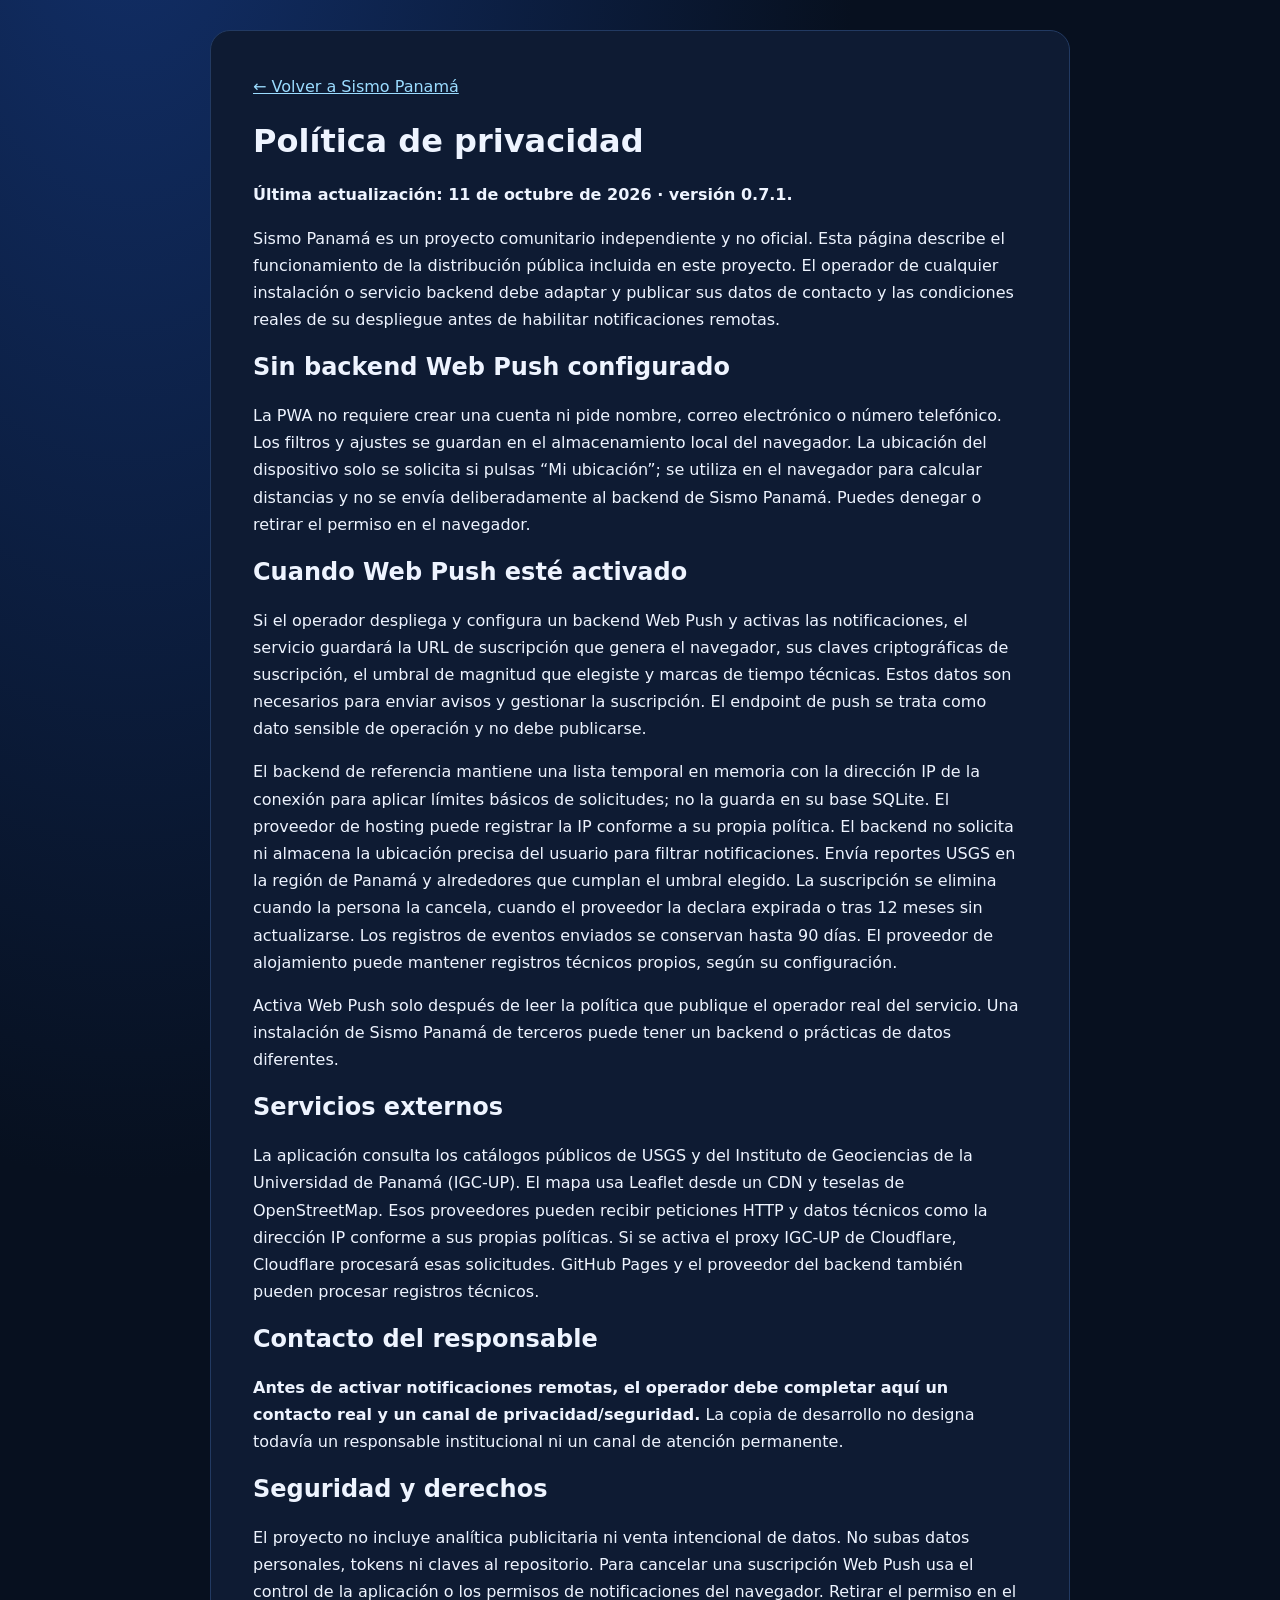
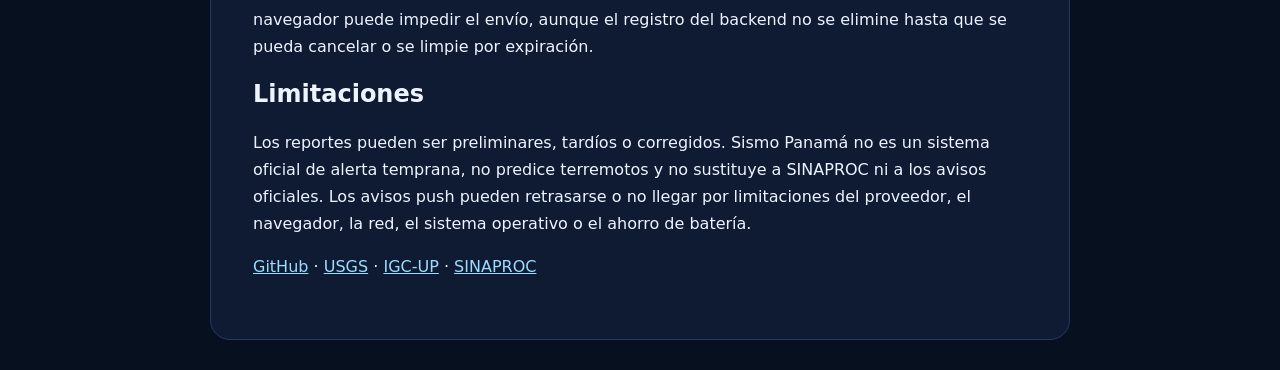
<file: privacidad.html>
<!doctype html>
<html lang="es-PA">
<head>
  <meta charset="utf-8"><meta name="viewport" content="width=device-width,initial-scale=1">
  <meta name="theme-color" content="#07101f"><title>Privacidad · Sismo Panamá</title>
  <link rel="stylesheet" href="styles.css">
  <style>.privacy{max-width:860px;margin:30px auto;background:var(--panel,#101b2b);border:1px solid var(--line,#26364a);border-radius:20px;padding:clamp(20px,5vw,42px);line-height:1.7}.privacy h1,.privacy h2{line-height:1.2}.privacy a{color:#9bdcff}</style>
</head>
<body><main class="privacy">
<a href="./">← Volver a Sismo Panamá</a>
<h1>Política de privacidad</h1><p><strong>Última actualización: 11 de octubre de 2026 · versión 0.7.1.</strong></p>
<p>Sismo Panamá es un proyecto comunitario independiente y no oficial. Esta página describe el funcionamiento de la distribución pública incluida en este proyecto. El operador de cualquier instalación o servicio backend debe adaptar y publicar sus datos de contacto y las condiciones reales de su despliegue antes de habilitar notificaciones remotas.</p>
<h2>Sin backend Web Push configurado</h2>
<p>La PWA no requiere crear una cuenta ni pide nombre, correo electrónico o número telefónico. Los filtros y ajustes se guardan en el almacenamiento local del navegador. La ubicación del dispositivo solo se solicita si pulsas “Mi ubicación”; se utiliza en el navegador para calcular distancias y no se envía deliberadamente al backend de Sismo Panamá. Puedes denegar o retirar el permiso en el navegador.</p>
<h2>Cuando Web Push esté activado</h2>
<p>Si el operador despliega y configura un backend Web Push y activas las notificaciones, el servicio guardará la URL de suscripción que genera el navegador, sus claves criptográficas de suscripción, el umbral de magnitud que elegiste y marcas de tiempo técnicas. Estos datos son necesarios para enviar avisos y gestionar la suscripción. El endpoint de push se trata como dato sensible de operación y no debe publicarse.</p>
<p>El backend de referencia mantiene una lista temporal en memoria con la dirección IP de la conexión para aplicar límites básicos de solicitudes; no la guarda en su base SQLite. El proveedor de hosting puede registrar la IP conforme a su propia política. El backend no solicita ni almacena la ubicación precisa del usuario para filtrar notificaciones. Envía reportes USGS en la región de Panamá y alrededores que cumplan el umbral elegido. La suscripción se elimina cuando la persona la cancela, cuando el proveedor la declara expirada o tras 12 meses sin actualizarse. Los registros de eventos enviados se conservan hasta 90 días. El proveedor de alojamiento puede mantener registros técnicos propios, según su configuración.</p>
<p>Activa Web Push solo después de leer la política que publique el operador real del servicio. Una instalación de Sismo Panamá de terceros puede tener un backend o prácticas de datos diferentes.</p>
<h2>Servicios externos</h2>
<p>La aplicación consulta los catálogos públicos de USGS y del Instituto de Geociencias de la Universidad de Panamá (IGC-UP). El mapa usa Leaflet desde un CDN y teselas de OpenStreetMap. Esos proveedores pueden recibir peticiones HTTP y datos técnicos como la dirección IP conforme a sus propias políticas. Si se activa el proxy IGC-UP de Cloudflare, Cloudflare procesará esas solicitudes. GitHub Pages y el proveedor del backend también pueden procesar registros técnicos.</p>
<h2>Contacto del responsable</h2>
<p><strong>Antes de activar notificaciones remotas, el operador debe completar aquí un contacto real y un canal de privacidad/seguridad.</strong> La copia de desarrollo no designa todavía un responsable institucional ni un canal de atención permanente.</p>
<h2>Seguridad y derechos</h2>
<p>El proyecto no incluye analítica publicitaria ni venta intencional de datos. No subas datos personales, tokens ni claves al repositorio. Para cancelar una suscripción Web Push usa el control de la aplicación o los permisos de notificaciones del navegador. Retirar el permiso en el navegador puede impedir el envío, aunque el registro del backend no se elimine hasta que se pueda cancelar o se limpie por expiración.</p>
<h2>Limitaciones</h2>
<p>Los reportes pueden ser preliminares, tardíos o corregidos. Sismo Panamá no es un sistema oficial de alerta temprana, no predice terremotos y no sustituye a SINAPROC ni a los avisos oficiales. Los avisos push pueden retrasarse o no llegar por limitaciones del proveedor, el navegador, la red, el sistema operativo o el ahorro de batería.</p>
<p><a href="https://github.com/">GitHub</a> · <a href="https://earthquake.usgs.gov/fdsnws/event/1/">USGS</a> · <a href="https://sismosgeociencias.up.ac.pa/">IGC-UP</a> · <a href="https://www.sinaproc.gob.pa/">SINAPROC</a></p>
</main></body></html>
</file>
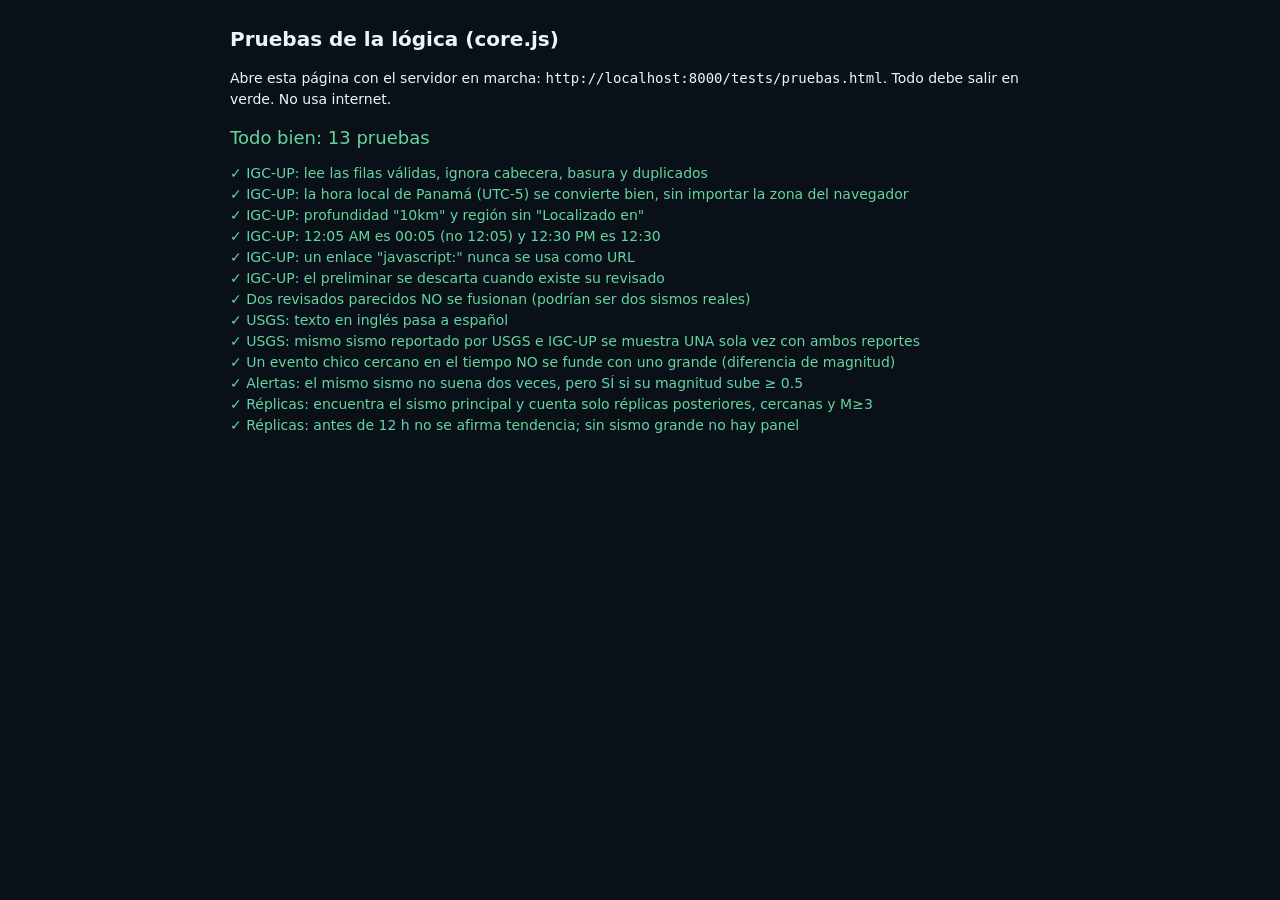
<file: tests/pruebas.html>
<!DOCTYPE html>
<html lang="es"><head><meta charset="UTF-8"><title>Pruebas de core.js</title>
<style>body{font:14px/1.5 system-ui,sans-serif;background:#0a1018;color:#edf4fb;max-width:820px;margin:24px auto;padding:0 16px}
.ok{color:#63d5a1}.bad{color:#ff626d;font-weight:700}h1{font-size:20px}pre{white-space:pre-wrap;color:#ffb8be}#sum{font-size:18px;margin:12px 0}</style></head>
<body>
<h1>Pruebas de la lógica (core.js)</h1>
<p>Abre esta página con el servidor en marcha: <code>http://localhost:8000/tests/pruebas.html</code>. Todo debe salir en verde. No usa internet.</p>
<div id="sum"></div><div id="out"></div>
<script src="../core.js"></script>
<script>
(() => {
  const Core = window.SismoCore;
  const out = document.getElementById('out');
  let pass = 0, fail = 0;
  const eq = (a, b, msg) => { if (JSON.stringify(a) !== JSON.stringify(b)) throw new Error(`${msg || 'distinto'}: esperado ${JSON.stringify(b)}, obtenido ${JSON.stringify(a)}`); };
  const near = (a, b, tol, msg) => { if (Math.abs(a - b) > tol) throw new Error(`${msg || 'lejos'}: esperado ≈${b}, obtenido ${a}`); };
  function test(name, fn) {
    try { fn(); pass++; out.insertAdjacentHTML('beforeend', `<div class="ok">✓ ${name}</div>`); }
    catch (e) { fail++; out.insertAdjacentHTML('beforeend', `<div class="bad">✗ ${name}</div><pre>${e.message}</pre>`); }
  }

  // Tabla con el MISMO formato que publica el IGC-UP (filas copiadas de su web).
  const row = (st, d, h, lat, lon, dep, mag, reg, link = 'https://sismosgeociencias.up.ac.pa/ultimosismo.html?z=9&lt=1') =>
    `<tr><td>${st}</td><td>${d}</td><td>${h}</td><td>${lat}</td><td>${lon}</td><td>${dep}</td><td>${mag}</td><td>${reg}</td><td><a href="${link}">Ver</a></td></tr>`;
  const IGC_HTML = `<html><body><table>
    <tr><th>Estado</th><th>Fecha</th><th>Hora Local</th><th>Latitud</th><th>Longitud</th><th>Profundidad</th><th>Magnitud</th><th>Región</th><th>Mapa</th></tr>
    ${row('PRELIMINAR', '2026-10-09', '11:14:02PM', '7.58288', '-80.58581', '10km', '6.2', 'Localizado en Panamá a 25km al noroeste de Tonosí')}
    ${row('REVISADO', '2026-10-09', '11:12:39PM', '7.59900', '-80.63267', '3km', '6.2', 'Localizado en Panamá a 30km al noroeste de Tonosí')}
    ${row('PRELIMINAR', '2026-10-09', '11:10:56PM', '7.70191', '-81.69134', '10km', '4.2', 'Localizado en Panamá a 15km al norte de Coiba')}
    ${row('PRELIMINAR', '2026-10-09', '11:10:56PM', '7.70191', '-81.69134', '10km', '4.2', 'Localizado en Panamá a 15km al norte de Coiba')}
    ${row('REVISADO', '2026-10-09', 'hora rara', '1', '1', '1km', '3.0', 'basura')}
    ${row('REVISADO', '2026-10-09', '12:05:00AM', '8.1', '-82.0', '5km', '3.1', 'Localizado en Panamá a 10km al sur de David', 'javascript:alert(1)')}
  </table></body></html>`;

  const igc = Core.parseIgcRows(IGC_HTML, window.DOMParser);
  const usgsFeature = (id, mag, lat, lon, iso, place) => ({ id, geometry: { coordinates: [lon, lat, 12] }, properties: { mag, time: Date.parse(iso), updated: Date.parse(iso), place, status: 'automatic', tsunami: 0, url: 'https://earthquake.usgs.gov/earthquakes/eventpage/' + id } });

  test('IGC-UP: lee las filas válidas, ignora cabecera, basura y duplicados', () => { eq(igc.length, 4); eq(igc.map((r) => r.mag), [6.2, 6.2, 4.2, 3.1]); });
  test('IGC-UP: la hora local de Panamá (UTC-5) se convierte bien, sin importar la zona del navegador', () => {
    eq(igc[0].time.toISOString(), '2026-10-10T04:14:02.000Z');
    eq(igc[1].time.toISOString(), '2026-10-10T04:12:39.000Z');
  });
  test('IGC-UP: profundidad "10km" y región sin "Localizado en"', () => { eq(igc[0].depth, 10); eq(igc[0].place, 'Panamá a 25km al noroeste de Tonosí'); eq(igc[0].status, 'PRELIMINAR'); });
  test('IGC-UP: 12:05 AM es 00:05 (no 12:05) y 12:30 PM es 12:30', () => {
    eq(Core.normalizeTime('12:05:00AM'), '00:05:00'); eq(Core.normalizeTime('12:30:00PM'), '12:30:00');
    eq(Core.normalizeTime('9:07:01AM'), '09:07:01'); eq(Core.normalizeTime('hora rara'), null);
    eq(igc[3].time.toISOString(), '2026-10-09T05:05:00.000Z');
  });
  test('IGC-UP: un enlace "javascript:" nunca se usa como URL', () => { eq(igc[3].url, Core.IGC_PAGE_URL); });
  test('IGC-UP: el preliminar se descarta cuando existe su revisado', () => {
    const kept = Core.dropSupersededPreliminary(igc);
    eq(kept.length, 3); eq(kept.filter((r) => r.status === 'PRELIMINAR').length, 1); eq(kept.find((r) => r.mag === 6.2).status, 'REVISADO');
  });
  test('Dos revisados parecidos NO se fusionan (podrían ser dos sismos reales)', () => {
    const a = { ...igc[1] }, b = { ...igc[1], time: new Date(igc[1].time.getTime() + 40000) };
    eq(Core.dropSupersededPreliminary([a, b]).length, 2);
  });
  test('USGS: texto en inglés pasa a español', () => {
    eq(Core.placeEs('25 km NW of Tonosí, Panama'), 'a 25 km al NO de Tonosí, Panama');
    eq(Core.placeEs('Panama-Costa Rica border region'), 'Panama-Costa Rica border region');
  });

  const usgsMain = Core.usgsToReport(usgsFeature('us1', 6.3, 7.62, -80.60, '2026-10-10T04:13:10Z', '28 km NW of Tonosí, Panama'));
  const usgsFar = Core.usgsToReport(usgsFeature('us2', 3.1, 9.2, -83.0, '2026-10-10T03:00:00Z', '10 km S of Somewhere'));
  test('USGS: mismo sismo reportado por USGS e IGC-UP se muestra UNA sola vez con ambos reportes', () => {
    const ev = Core.mergeSources([usgsMain, usgsFar], igc);
    eq(ev.length, 4);  // fusionado + Coiba 4.2 + David 3.1 + USGS lejano 3.1
    const m = ev.find((e) => e.reports.length === 2);
    eq(m.reports.map((r) => r.source).sort(), ['IGC-UP', 'USGS']);
    eq(m.mag, 6.3); eq(m.lat, 7.599); // ubicación del IGC-UP revisado
    eq(m.place, 'Panamá a 30km al noroeste de Tonosí');
  });
  test('Un evento chico cercano en el tiempo NO se funde con uno grande (diferencia de magnitud)', () => {
    const small = Core.usgsToReport(usgsFeature('us3', 2.8, 7.61, -80.61, '2026-10-10T04:12:50Z', 'x'));
    const ev = Core.mergeSources([small], igc.slice(0, 2));
    eq(ev.length, 2); eq(ev.every((e) => e.reports.length === 1), true);
  });

  test('Alertas: el mismo sismo no suena dos veces, pero SÍ si su magnitud sube ≥ 0.5', () => {
    const known = [];
    const prelim = Core.buildEvent([igc[0]]);
    eq(Core.classify(prelim, known), 'new'); Core.remember(prelim, known);
    const revised = Core.buildEvent([igc[1]]);                 // 83 s de diferencia, mismo sismo
    eq(Core.classify(revised, known), 'known'); Core.remember(revised, known);
    const big = Core.buildEvent([igc[1], Core.usgsToReport(usgsFeature('us9', 7.7, 7.6, -80.6, '2026-10-10T04:13:00Z', 'x'))]);
    eq(Core.classify(big, known), 'upgraded'); Core.remember(big, known);
    eq(Core.classify(big, known), 'known');
    const later = Core.buildEvent([{ ...igc[1], time: new Date(igc[1].time.getTime() + 600000), mag: 5.0 }]);
    eq(Core.classify(later, known), 'new');                    // 10 min después: otro sismo
  });

  // ---- Réplicas ----
  const NOW = Date.parse('2026-10-10T12:00:00Z');
  const mk = (hoursAgo, mag, dLat = 0) => Core.buildEvent([{ source: 'USGS', mag, lat: 7.6 + dLat, lon: -80.6, depth: 10, time: new Date(NOW - hoursAgo * 3600000), updated: new Date(NOW), place: 'p', status: 'x', url: 'u', tsunami: false }]);
  test('Réplicas: encuentra el sismo principal y cuenta solo réplicas posteriores, cercanas y M≥3', () => {
    const evs = [mk(30, 7.7), mk(29, 5.0), mk(20, 4.0), mk(8, 3.5), mk(7, 3.2), mk(2, 3.1), mk(1.5, 2.0), mk(31, 4.0), mk(10, 4.0, 3)];
    const s = Core.findSequence(evs, NOW);
    eq(s.main.mag, 7.7); eq(s.after.length, 5);  // 5.0, 4.0, 3.5, 3.2, 3.1 (M2.0 y el previo y el lejano quedan fuera)
    eq(s.last6, 1); eq(s.prev6, 2); eq(s.trend, 'bajando'); eq(s.largest.mag, 5.0);
    eq(s.hourly.length, 24); eq(s.hourly[23 - 2], 1);
  });
  test('Réplicas: antes de 12 h no se afirma tendencia; sin sismo grande no hay panel', () => {
    eq(Core.findSequence([mk(5, 7.7), mk(1, 4.0)], NOW).trend, 'insuficiente');
    eq(Core.findSequence([mk(5, 4.9), mk(1, 4.0)], NOW), null);
  });

  document.getElementById('sum').innerHTML = fail ? `<span class="bad">${fail} fallaron</span> · ${pass} bien` : `<span class="ok">Todo bien: ${pass} pruebas</span>`;
  window.__TEST_RESULT = { pass, fail };
})();
</script></body></html>
</file>
<file: styles.css>
/* Estilos visuales de Sismo Panamá. Cambia colores y diseño aquí. */
:root{--bg:#07101f;--panel:#0e1b33;--panel2:#12233f;--line:#223a62;--text:#eef4ff;--muted:#9db0cc;--lime:#3b82ff;--cyan:#62d6e8;--orange:#ffb454;--red:#ff626d;--green:#63d5a1;--radius:18px;}
    *{box-sizing:border-box} body{margin:0;background:radial-gradient(ellipse at 10% -10%,#12306b 0,transparent 45%),var(--bg);color:var(--text);font-family:Inter,ui-sans-serif,system-ui,-apple-system,BlinkMacSystemFont,"Segoe UI",sans-serif;min-height:100vh}
    button,select,input{font:inherit} button{cursor:pointer} .app{max-width:1440px;margin:auto;padding:24px}
    header{display:flex;align-items:center;justify-content:space-between;gap:18px;margin-bottom:22px}.brand{display:flex;align-items:center;gap:14px}.logo{width:48px;height:48px;border-radius:15px;display:grid;place-items:center;background:var(--lime);color:#111a20;font-weight:950;font-size:24px;box-shadow:0 8px 28px #c4f36b24}.brand h1{font-size:clamp(21px,3vw,29px);margin:0;letter-spacing:-.8px}.brand p{margin:4px 0 0;color:var(--muted);font-size:13px}.header-actions{display:flex;gap:9px;flex-wrap:wrap}
    .btn{border:1px solid var(--line);background:#172536;color:var(--text);border-radius:12px;padding:10px 14px;font-weight:700;font-size:13px;display:inline-flex;gap:8px;align-items:center;justify-content:center;transition:.15s}.btn:hover{border-color:#58718b;transform:translateY(-1px)}.btn.primary{background:var(--lime);border-color:var(--lime);color:#fff}.btn.enabled{border-color:#4b987d;background:#163b34;color:#b5f9d7}.btn:disabled{opacity:.5;cursor:not-allowed;transform:none}
    .notice{display:flex;align-items:flex-start;gap:12px;border:1px solid #72532a;background:#30251a;color:#ffe0b2;padding:14px 16px;border-radius:14px;margin-bottom:18px;font-size:13px;line-height:1.55}.notice strong{color:#fff0d4}.notice .symbol{font-size:20px;line-height:1}
    .status-row{display:flex;gap:10px;align-items:center;flex-wrap:wrap;margin-bottom:18px;color:var(--muted);font-size:12px}.live-dot{width:8px;height:8px;background:var(--green);border-radius:50%;box-shadow:0 0 0 4px #63d5a119}.status-chip{border:1px solid var(--line);border-radius:999px;padding:6px 10px;background:#111b28}.status-chip strong{color:var(--text);font-weight:700}
    .metrics{display:grid;grid-template-columns:repeat(4,minmax(0,1fr));gap:12px;margin-bottom:18px}.metric{padding:17px 18px;background:linear-gradient(145deg,#152333,#101924);border:1px solid var(--line);border-radius:var(--radius);min-height:105px}.metric .label{font-size:12px;color:var(--muted);margin-bottom:11px}.metric .value{font-size:27px;letter-spacing:-1px;font-weight:850}.metric .sub{font-size:11px;color:var(--muted);margin-top:5px}
    .filters{background:var(--panel);border:1px solid var(--line);border-radius:var(--radius);padding:16px;margin-bottom:18px}.filter-head{display:flex;justify-content:space-between;align-items:center;gap:12px;margin-bottom:14px}.filter-head h2{font-size:14px;margin:0}.filter-grid{display:grid;grid-template-columns:.8fr .8fr 1fr 1fr 1.25fr;gap:14px}.field label{display:flex;justify-content:space-between;gap:8px;color:var(--muted);font-size:12px;margin-bottom:8px}.field select,.field input[type=search]{width:100%;background:#0c1520;color:var(--text);border:1px solid var(--line);border-radius:10px;padding:10px;outline:none}.field select:focus,.field input:focus{border-color:var(--cyan)}input[type=range]{width:100%;accent-color:var(--lime);margin:8px 0 0}.field small{color:var(--muted);font-size:11px}.filter-actions{display:flex;gap:8px;margin-top:14px;flex-wrap:wrap}
    .columns{display:grid;grid-template-columns:minmax(0,1.03fr) minmax(350px,.97fr);gap:18px;align-items:start}.section{background:var(--panel);border:1px solid var(--line);border-radius:var(--radius);overflow:hidden}.section-header{padding:17px 18px;display:flex;justify-content:space-between;align-items:center;gap:10px;border-bottom:1px solid var(--line)}.section-header h2{font-size:15px;margin:0}.section-header p{font-size:11px;color:var(--muted);margin:5px 0 0}.section-body{padding:14px}.quake-list{display:grid;gap:9px;max-height:600px;overflow:auto;padding-right:2px}.quake{display:grid;grid-template-columns:66px minmax(0,1fr);gap:12px;border:1px solid var(--line);border-radius:14px;background:#121e2b;padding:13px;transition:.15s}.quake:hover{border-color:#476079}.mag{display:grid;align-content:center;justify-items:center;border-radius:11px;background:#263242;font-size:20px;font-weight:900;min-height:62px;color:#fff}.mag.low{background:#174a3c;color:#9af0c7}.mag.mid{background:#66501f;color:#ffe099}.mag.high{background:#6a282c;color:#ffb8be}.quake-main{min-width:0}.quake-top{display:flex;justify-content:space-between;gap:8px;align-items:flex-start}.quake-title{font-size:13px;line-height:1.4;font-weight:750;overflow-wrap:anywhere}.source-tag{white-space:nowrap;border:1px solid var(--line);border-radius:6px;padding:3px 5px;color:var(--muted);font-size:9px;letter-spacing:.4px}.quake-meta{display:flex;flex-wrap:wrap;gap:7px 12px;color:var(--muted);font-size:11px;margin-top:7px}.quake-links{margin-top:8px;display:flex;gap:12px}.quake-links a{color:var(--cyan);font-size:11px;text-decoration:none}.quake-links a:hover{text-decoration:underline}
    #map{height:440px;width:100%;background:#0d1722}.map-foot{padding:11px 15px;color:var(--muted);font-size:11px;border-top:1px solid var(--line);line-height:1.45}.legend{display:flex;gap:12px;flex-wrap:wrap;margin-top:8px}.legend span{display:inline-flex;align-items:center;gap:5px}.dot{width:8px;height:8px;border-radius:50%;display:inline-block}
    .source-list{display:grid;gap:8px;padding:0 14px 14px}.source{border:1px solid var(--line);border-radius:12px;padding:11px 12px;display:flex;justify-content:space-between;gap:10px;align-items:center}.source strong{font-size:12px}.source p{font-size:11px;color:var(--muted);margin:4px 0 0}.source-state{font-size:10px;color:var(--muted);white-space:nowrap}.source-state.ok{color:var(--green)}.source-state.warn{color:var(--orange)}.source-state.bad{color:var(--red)}
    .footer{margin:18px 0 4px;color:#75879a;font-size:11px;line-height:1.6}.footer a{color:var(--cyan)}.empty{padding:35px 15px;text-align:center;color:var(--muted);font-size:13px;line-height:1.6}.loading{animation:pulse 1.4s infinite}@keyframes pulse{50%{opacity:.45}}
    .modal-backdrop{position:fixed;inset:0;z-index:2000;background:#05080dee;display:none;place-items:center;padding:18px}.modal-backdrop.show{display:grid}.alert-modal{max-width:540px;width:100%;border:1px solid #ff626d;background:linear-gradient(160deg,#3b171e,#14131c 70%);box-shadow:0 22px 80px #000a;border-radius:24px;padding:clamp(22px,5vw,38px);text-align:center;animation:alertIn .22s ease-out}.alert-icon{font-size:42px}.alert-modal h2{font-size:clamp(25px,5vw,36px);margin:12px 0 8px;color:#ffb8be}.alert-modal .alert-mag{font-size:48px;font-weight:950;margin:8px}.alert-modal p{color:#e7d4d6;line-height:1.6;font-size:14px}.alert-modal .btn{margin-top:10px}.alert-small{font-size:11px!important;color:#bca4a8!important}@keyframes alertIn{from{opacity:0;transform:scale(.97)}to{opacity:1;transform:scale(1)}}
    .sensor-layout{display:grid;grid-template-columns:1.2fr .8fr;gap:18px;align-items:center}.share-option{display:flex;gap:10px;align-items:flex-start;margin-top:16px;padding:12px;border:1px solid var(--line);border-radius:12px;background:#0d1722;font-size:12px;line-height:1.45}.share-option input{margin-top:3px;accent-color:var(--lime);width:17px;height:17px;flex:0 0 auto}.share-option span{display:grid;gap:5px}.share-option small{color:var(--muted);font-size:11px}.sensor-footnote{color:var(--muted);font-size:10px;line-height:1.5;margin-top:10px}.sensor-meter-box{padding:18px;border:1px solid var(--line);background:#0d1722;border-radius:14px}.meter-top,.meter-scale{display:flex;justify-content:space-between;gap:8px;font-size:11px;color:var(--muted)}.meter-top strong{color:var(--text);font-variant-numeric:tabular-nums}.meter-track{height:14px;border-radius:999px;overflow:hidden;background:#253445;margin:14px 0 8px}.meter-fill{height:100%;width:0%;background:linear-gradient(90deg,#63d5a1,#ffb454,#ff626d);transition:width .08s linear}.meter-scale{font-size:10px}.sensor-event{margin-top:18px;border-left:3px solid var(--cyan);padding:8px 10px;background:#142131;color:#d8e8f4;font-size:12px;line-height:1.5;min-height:54px}button[hidden]{display:none!important}
    @media(max-width:960px){.columns{grid-template-columns:1fr}.filter-grid{grid-template-columns:repeat(2,minmax(0,1fr))}.metrics{grid-template-columns:repeat(2,minmax(0,1fr))}#map{height:350px}}
    @media(max-width:560px){.sensor-layout{grid-template-columns:1fr}.app{padding:14px}.header-actions{width:100%}header{align-items:flex-start;flex-direction:column}.header-actions .btn{flex:1}.metric{padding:14px}.metric .value{font-size:24px}.filter-grid{grid-template-columns:1fr 1fr;gap:10px}.field:last-child{grid-column:1/-1}.quake{grid-template-columns:57px minmax(0,1fr);gap:9px;padding:10px}.mag{font-size:18px}.quake-top{align-items:flex-start;flex-direction:column;gap:5px}.section-body{padding:10px}.notice{font-size:12px}}
    /* ===== v0.4 ===== */
    .btn.btn-vigil{background:#1c2238;border-color:#4a5486;color:#cfd6ff}
    .srcs{display:flex;gap:4px;flex-wrap:wrap;justify-content:flex-end}.src{white-space:nowrap;border:1px solid var(--line);border-radius:6px;padding:3px 6px;color:#cfe0f0;background:#0e1824;font-size:10px;font-weight:700}
    .quake.fresh{border-color:#6a282c;box-shadow:0 0 0 1px #ff626d33}.new-tag{display:inline-block;margin-left:6px;padding:1px 6px;border-radius:5px;background:var(--red);color:#1a0b0d;font-size:9px;font-weight:900;letter-spacing:.5px;vertical-align:middle}.new-tag.warn{background:var(--orange)}
    code{background:#0c1520;border:1px solid var(--line);border-radius:5px;padding:0 4px;font-size:10.5px}
    #seqPanel[hidden]{display:none}
    .seq-layout{display:grid;grid-template-columns:1.1fr .9fr;gap:20px;align-items:center}.seq-numbers{display:grid;grid-template-columns:repeat(4,minmax(0,1fr));gap:10px}.seq-numbers div{border:1px solid var(--line);background:#0d1722;border-radius:12px;padding:10px 12px}.seq-numbers strong{display:block;font-size:24px;letter-spacing:-.5px}.seq-numbers span{display:block;font-size:10px;color:var(--muted);margin-top:3px;line-height:1.3}.seq-note{color:var(--muted);font-size:12px;line-height:1.55;margin:12px 0 0}
    .seq-chart-title{font-size:11px;color:var(--muted);margin-bottom:8px}.seq-chart{display:flex;align-items:flex-end;gap:3px;height:96px;border-bottom:1px solid var(--line);padding-bottom:1px}.seq-chart i{flex:1;min-height:2px;background:var(--cyan);border-radius:3px 3px 0 0;opacity:.85}.seq-axis{display:flex;justify-content:space-between;font-size:10px;color:var(--muted);margin-top:5px}
    body.vigil-open{overflow:hidden}
    .vigil{position:fixed;inset:0;z-index:3000;background:#000;color:#8c97a8;display:flex;flex-direction:column;align-items:center;justify-content:center;gap:16px;padding:24px;text-align:center}.vigil[hidden]{display:none}
    .vigil-clock{font-size:clamp(64px,22vw,150px);font-weight:300;letter-spacing:-3px;color:#6f7b8d;font-variant-numeric:tabular-nums}.vigil-status{font-size:14px;color:#7e8aa0}.vigil-last{font-size:13px;color:#5f6b7d;max-width:560px;line-height:1.5}.vigil-tips{font-size:12px;color:#4d5868;max-width:520px;line-height:1.6}.vigil .btn{background:#0b0f16;color:#7e8aa0;border-color:#1c2431;margin-top:6px}
    .vigil-conn{position:absolute;top:0;left:0;right:0;background:#6a1119;color:#fff;font-weight:800;font-size:14px;padding:14px}.vigil-conn[hidden]{display:none}
    @media(max-width:960px){.seq-layout{grid-template-columns:1fr}}
    @media(max-width:560px){.seq-numbers{grid-template-columns:repeat(2,minmax(0,1fr))}.srcs{justify-content:flex-start}}
    [hidden]{display:none!important}

    /* ===== Sismo Panamá v0.7: diseño con la paleta del logo ===== */
    .logo{width:56px;height:56px;border-radius:50%;box-shadow:0 8px 28px #1f5fd055;background:none;display:block}
    .brand h1{font-weight:800}.brand h1 span{color:#ff5a64;font-weight:600}
    .btn.emergency{background:#8f1d28;border-color:#c5303d;color:#fff}
    .notice{display:block;padding:0;font-size:12.5px;margin-bottom:16px;background:#14213a;border-color:#3a4f7c;color:#cfdcf5}.notice summary{cursor:pointer;padding:11px 14px;list-style:none;line-height:1.5}.notice summary::-webkit-details-marker{display:none}.notice summary .symbol{margin-right:8px;color:#ffb454}.notice summary strong{color:#fff}.notice summary u{color:var(--cyan);margin-left:4px;white-space:nowrap}.notice p{margin:0;padding:0 14px 14px;line-height:1.6}
    .hero{display:flex;align-items:center;gap:20px;padding:20px 22px;margin-bottom:16px;border-radius:var(--radius);border:1px solid var(--line);background:linear-gradient(135deg,#13294f,#0c1830 70%)}
    .hero-mag{flex:0 0 auto;min-width:104px;height:104px;border-radius:22px;display:grid;place-items:center;font-size:44px;font-weight:900;letter-spacing:-1px;background:#263242;color:#fff}
    .hero-mag.low{background:#174a3c;color:#9af0c7}.hero-mag.mid{background:#66501f;color:#ffe099}.hero-mag.high{background:#7a2530;color:#ffc2c8;box-shadow:0 0 0 4px #ff626d33}
    .hero-main{min-width:0;display:grid;gap:8px}.eyebrow{font-size:10px;letter-spacing:1.4px;color:var(--muted);font-weight:700}.hero-place{font-size:clamp(18px,3.2vw,26px);font-weight:800;line-height:1.25;letter-spacing:-.4px;overflow-wrap:anywhere}.hero-meta{display:flex;flex-wrap:wrap;gap:6px 16px;color:#b9c8e2;font-size:13px}
    .chip-rows{display:flex;flex-wrap:wrap;gap:12px 28px;align-items:center}.chip-group{display:flex;flex-wrap:wrap;gap:6px;align-items:center}.chip-label{font-size:11px;color:var(--muted);margin-right:4px;text-transform:uppercase;letter-spacing:.8px}
    .chip{border:1px solid var(--line);background:#0d1a30;color:#c9d7ef;border-radius:999px;padding:7px 13px;font-size:12.5px;font-weight:700}.chip:hover{border-color:#5d7fb8}.chip.on{background:var(--lime);border-color:var(--lime);color:#fff}
    .filters{padding:14px 16px}.more-filters{margin-top:12px;border-top:1px solid var(--line);padding-top:10px}.more-filters summary,.more summary{cursor:pointer;color:var(--cyan);font-size:12.5px;font-weight:700;padding:4px 0}.more-filters .filter-grid{margin-top:12px}
    .steps3{display:grid;grid-template-columns:repeat(3,minmax(0,1fr));gap:12px;margin-bottom:14px}.step{border:1px solid var(--line);background:#0d1a30;border-radius:14px;padding:14px 16px;display:grid;gap:4px}.step b{font-size:26px;color:#3b82ff;letter-spacing:-1px}.step strong{font-size:17px}.step span{color:var(--muted);font-size:12.5px;line-height:1.5}
    .more{border-top:1px solid var(--line);padding:8px 0}.more ul{margin:8px 0 4px;padding-left:20px;color:#c3d1ea;font-size:13px;line-height:1.7}
    .guide{margin-top:18px}
    details.sensor-panel>summary{list-style:none;cursor:pointer}details.sensor-panel>summary::-webkit-details-marker{display:none}details.sensor-panel[open]>summary{border-bottom:1px solid var(--line)}
    .footer{text-align:center;display:grid;justify-items:center;gap:8px}.footer-logo{height:auto;max-width:220px;border-radius:14px;background:#fff;padding:6px}.footer p{max-width:900px;margin:0}
    .quake{background:#0f1d38}.quake.fresh{border-color:#a3303c}.new-tag{background:#ff5a64}
    @media(max-width:560px){.hero{flex-direction:column;align-items:flex-start;padding:16px}.hero-mag{min-width:84px;height:84px;font-size:36px}.steps3{grid-template-columns:1fr}.chip{padding:7px 11px}.brand .logo{width:48px;height:48px}}
</file>
